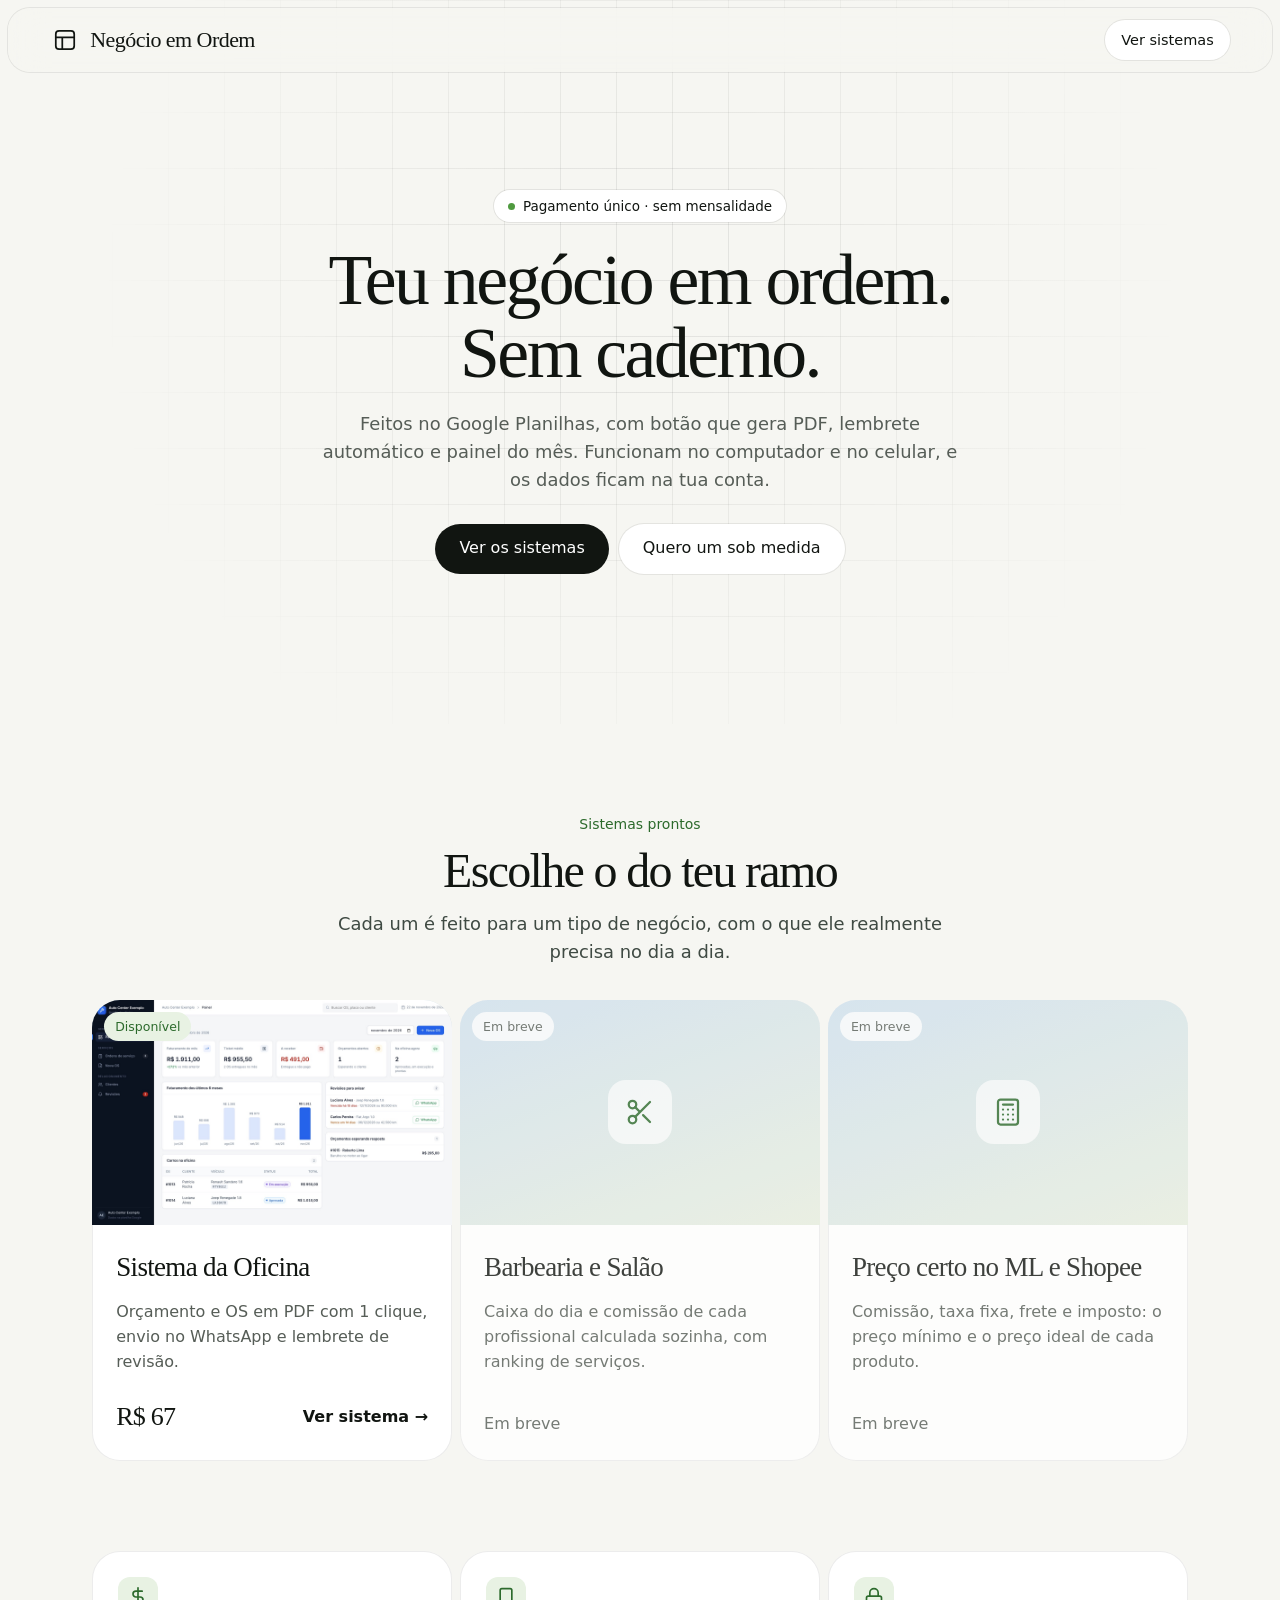
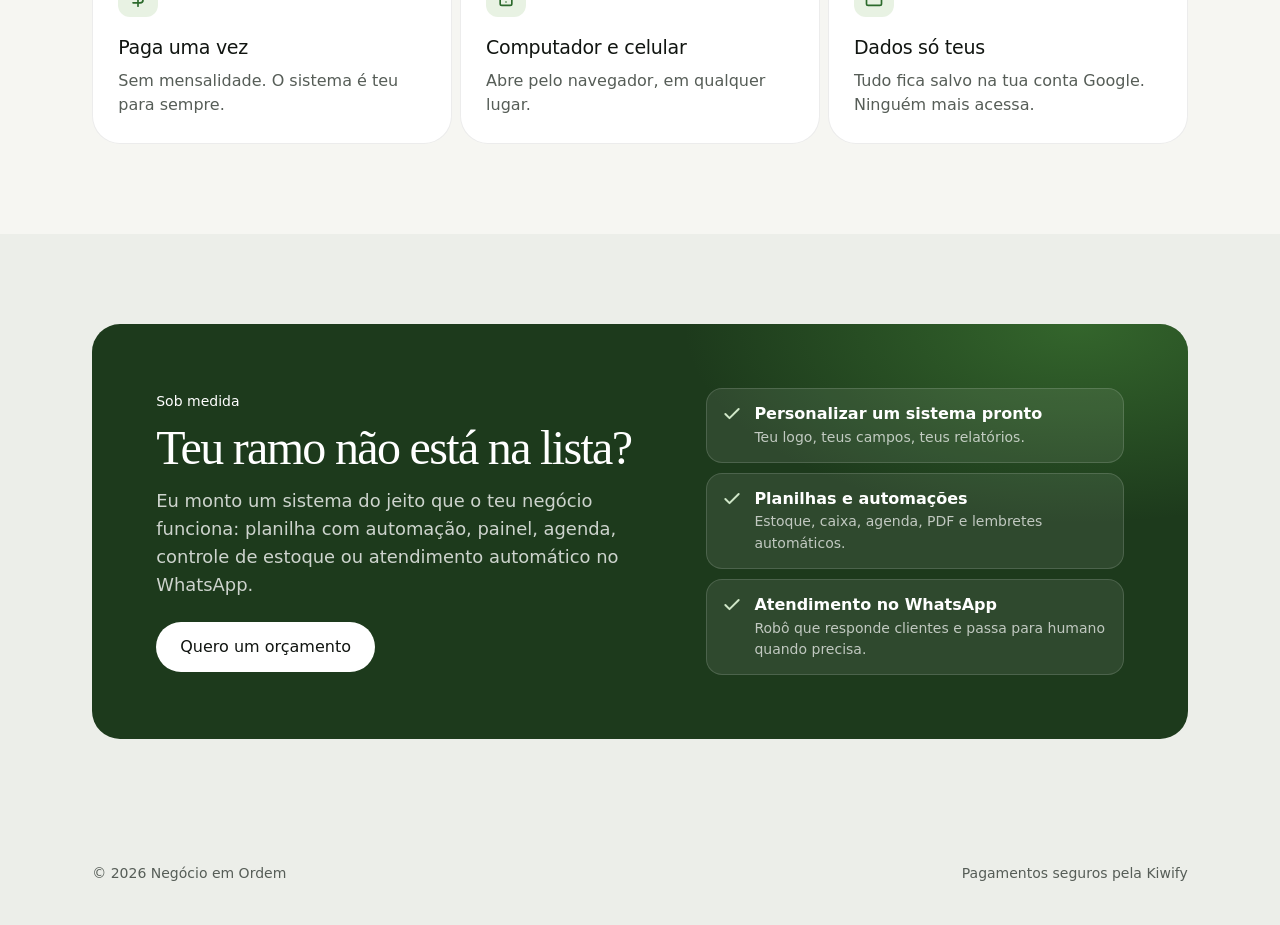
<file: index.html>
<!doctype html>
<html lang="pt-BR">
<head>
<meta charset="utf-8">
<meta http-equiv="Content-Security-Policy" content="default-src 'self'; script-src 'self' 'unsafe-inline'; style-src 'self' 'unsafe-inline' https://fonts.googleapis.com; font-src https://fonts.gstatic.com; img-src 'self' data:; connect-src 'self'; object-src 'none'; base-uri 'self'; form-action 'none'; upgrade-insecure-requests">
<meta name="referrer" content="strict-origin-when-cross-origin">
<meta name="viewport" content="width=device-width,initial-scale=1">
<title>Negócio em Ordem: sistemas prontos em planilha para pequenos negócios</title>
<meta name="description" content="Sistemas simples no Google Planilhas para oficina, salão, barbearia e quem vende online. Pagamento único, sem mensalidade. E sistema sob medida para o teu negócio.">
<link rel="preconnect" href="https://fonts.googleapis.com">
<link href="https://fonts.googleapis.com/css2?family=Newsreader:ital,opsz,wght@0,6..72,400;1,6..72,400&family=Geist:wght@400..600&display=swap" rel="stylesheet">
<link rel="stylesheet" href="estilo.css">
</head>
<body>

<header class="topo"><div class="wrap">
  <a class="marca" href="./"><span class="logo"><svg viewBox="0 0 24 24" fill="none" stroke-width="1.6" stroke-linecap="round" stroke-linejoin="round"><rect x="3.5" y="3.5" width="17" height="17" rx="3"/><path d="M3.5 9.5h17M9.5 20.5v-11"/></svg></span>Negócio em Ordem</a>
  <a class="btn btn-s btn-pq" href="#sistemas">Ver sistemas</a>
</div></header>

<section class="hero"><div class="wrap centro">
  <span class="tag"><i></i>Pagamento único · sem mensalidade</span>
  <h1>Teu negócio em ordem.<br>Sem caderno.</h1>
  <p class="sub">Feitos no Google Planilhas, com botão que gera PDF, lembrete automático e painel do mês. Funcionam no computador e no celular, e os dados ficam na tua conta.</p>
  <div class="acoes" style="justify-content:center">
    <a class="btn btn-p" href="#sistemas">Ver os sistemas</a>
    <a class="btn btn-s" href="#sob-medida">Quero um sob medida</a>
  </div>
</div></section>

<section class="claro" id="sistemas"><div class="wrap">
  <div class="centro" style="margin-bottom:34px">
    <div class="olho">Sistemas prontos</div>
    <h2>Escolhe o do teu ramo</h2>
    <p class="sub">Cada um é feito para um tipo de negócio, com o que ele realmente precisa no dia a dia.</p>
  </div>
  <div class="grade g3">
    <a class="card prod" href="oficina/">
      <div class="thumb"><span class="selo">Disponível</span><img src="oficina/img/oficina/painel.jpg" alt="Sistema da Oficina" loading="lazy"></div>
      <div class="corpo">
        <h3>Sistema da Oficina</h3>
        <p class="mut" style="margin:0">Orçamento e OS em PDF com 1 clique, envio no WhatsApp e lembrete de revisão.</p>
        <div class="rodape"><span class="preco">R$ 67</span><span style="color:var(--azul2);font-weight:700">Ver sistema →</span></div>
      </div>
    </a>
    <div class="card prod off">
      <div class="thumb"><span class="selo breve">Em breve</span><span class="ico"><svg viewBox="0 0 24 24" fill="none" stroke="currentColor" stroke-width="1.8" stroke-linecap="round" stroke-linejoin="round"><circle cx="6" cy="6" r="3"/><circle cx="6" cy="18" r="3"/><path d="M20 4 8.12 15.88M14.47 14.48 20 20M8.12 8.12 12 12"/></svg></span></div>
      <div class="corpo">
        <h3>Barbearia e Salão</h3>
        <p class="mut" style="margin:0">Caixa do dia e comissão de cada profissional calculada sozinha, com ranking de serviços.</p>
        <div class="rodape"><span class="mut">Em breve</span></div>
      </div>
    </div>
    <div class="card prod off">
      <div class="thumb"><span class="selo breve">Em breve</span><span class="ico"><svg viewBox="0 0 24 24" fill="none" stroke="currentColor" stroke-width="1.8" stroke-linecap="round" stroke-linejoin="round"><rect x="4" y="2" width="16" height="20" rx="2"/><path d="M8 6h8M8 10h.01M12 10h.01M16 10h.01M8 14h.01M12 14h.01M16 14h.01M8 18h.01M12 18h.01M16 18h.01"/></svg></span></div>
      <div class="corpo">
        <h3>Preço certo no ML e Shopee</h3>
        <p class="mut" style="margin:0">Comissão, taxa fixa, frete e imposto: o preço mínimo e o preço ideal de cada produto.</p>
        <div class="rodape"><span class="mut">Em breve</span></div>
      </div>
    </div>
  </div>
</div></section>

<section class="claro" style="padding-top:0"><div class="wrap">
  <div class="grade g3">
    <div class="card"><div class="ico"><svg viewBox="0 0 24 24" fill="none" stroke="currentColor" stroke-width="2" stroke-linecap="round" stroke-linejoin="round"><path d="M12 1v22M17 5H9.5a3.5 3.5 0 0 0 0 7h5a3.5 3.5 0 0 1 0 7H6"/></svg></div><h3>Paga uma vez</h3><p class="mut" style="margin:0">Sem mensalidade. O sistema é teu para sempre.</p></div>
    <div class="card"><div class="ico"><svg viewBox="0 0 24 24" fill="none" stroke="currentColor" stroke-width="2" stroke-linecap="round" stroke-linejoin="round"><rect x="5" y="2" width="14" height="20" rx="2"/><path d="M12 18h.01"/></svg></div><h3>Computador e celular</h3><p class="mut" style="margin:0">Abre pelo navegador, em qualquer lugar.</p></div>
    <div class="card"><div class="ico"><svg viewBox="0 0 24 24" fill="none" stroke="currentColor" stroke-width="2" stroke-linecap="round" stroke-linejoin="round"><rect x="3" y="11" width="18" height="11" rx="2"/><path d="M7 11V7a5 5 0 0 1 10 0v4"/></svg></div><h3>Dados só teus</h3><p class="mut" style="margin:0">Tudo fica salvo na tua conta Google. Ninguém mais acessa.</p></div>
  </div>
</div></section>

<section id="sob-medida"><div class="wrap">
  <div class="sob">
    <div>
      <div class="olho" style="color:var(--hl)">Sob medida</div>
      <h2>Teu ramo não está na lista?</h2>
      <p class="sub" style="margin-bottom:24px">Eu monto um sistema do jeito que o teu negócio funciona: planilha com automação, painel, agenda, controle de estoque ou atendimento automático no WhatsApp.</p>
      <a class="btn btn-p" id="btn-sob" href="#">Quero um orçamento</a>
    </div>
    <ul class="lista">
      <li><svg viewBox="0 0 24 24" fill="none" stroke="currentColor" stroke-width="2.4" stroke-linecap="round" stroke-linejoin="round"><path d="M20 6 9 17l-5-5"/></svg><div><b>Personalizar um sistema pronto</b><div class="mut" style="font-size:14px">Teu logo, teus campos, teus relatórios.</div></div></li>
      <li><svg viewBox="0 0 24 24" fill="none" stroke="currentColor" stroke-width="2.4" stroke-linecap="round" stroke-linejoin="round"><path d="M20 6 9 17l-5-5"/></svg><div><b>Planilhas e automações</b><div class="mut" style="font-size:14px">Estoque, caixa, agenda, PDF e lembretes automáticos.</div></div></li>
      <li><svg viewBox="0 0 24 24" fill="none" stroke="currentColor" stroke-width="2.4" stroke-linecap="round" stroke-linejoin="round"><path d="M20 6 9 17l-5-5"/></svg><div><b>Atendimento no WhatsApp</b><div class="mut" style="font-size:14px">Robô que responde clientes e passa para humano quando precisa.</div></div></li>
    </ul>
  </div>
</div></section>

<footer><div class="wrap">
  <span>© 2026 Negócio em Ordem</span>
  <span>Pagamentos seguros pela Kiwify</span>
</div></footer>

<script>
/* === CONFIGURAÇÃO: link do botão "Quero um orçamento" (WhatsApp, Instagram ou formulário) === */
var CONTATO_SOB_MEDIDA = "";
var b = document.getElementById('btn-sob');
if (CONTATO_SOB_MEDIDA) { b.href = CONTATO_SOB_MEDIDA; b.target = '_blank'; }
else { b.addEventListener('click', function (e) { e.preventDefault(); alert('Contato ainda não configurado.'); }); }
</script>
</body>
</html>
</file>
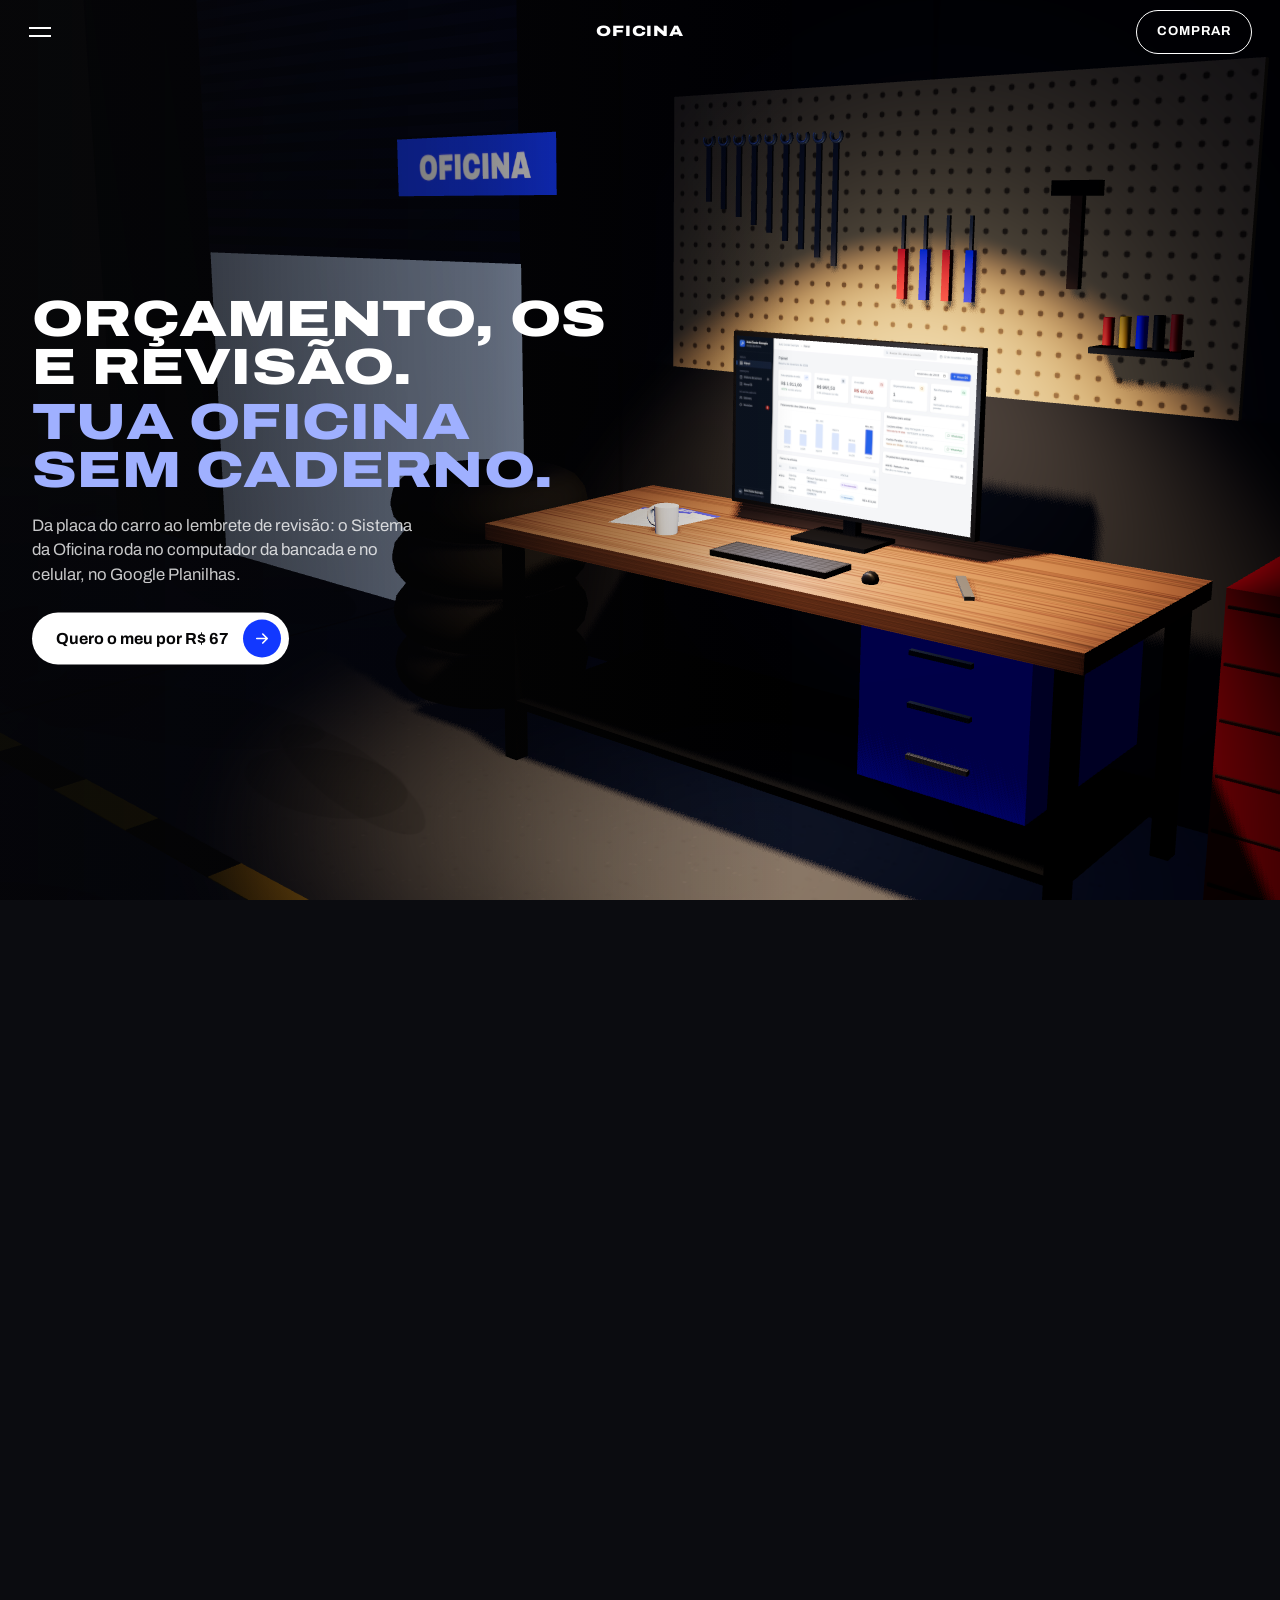
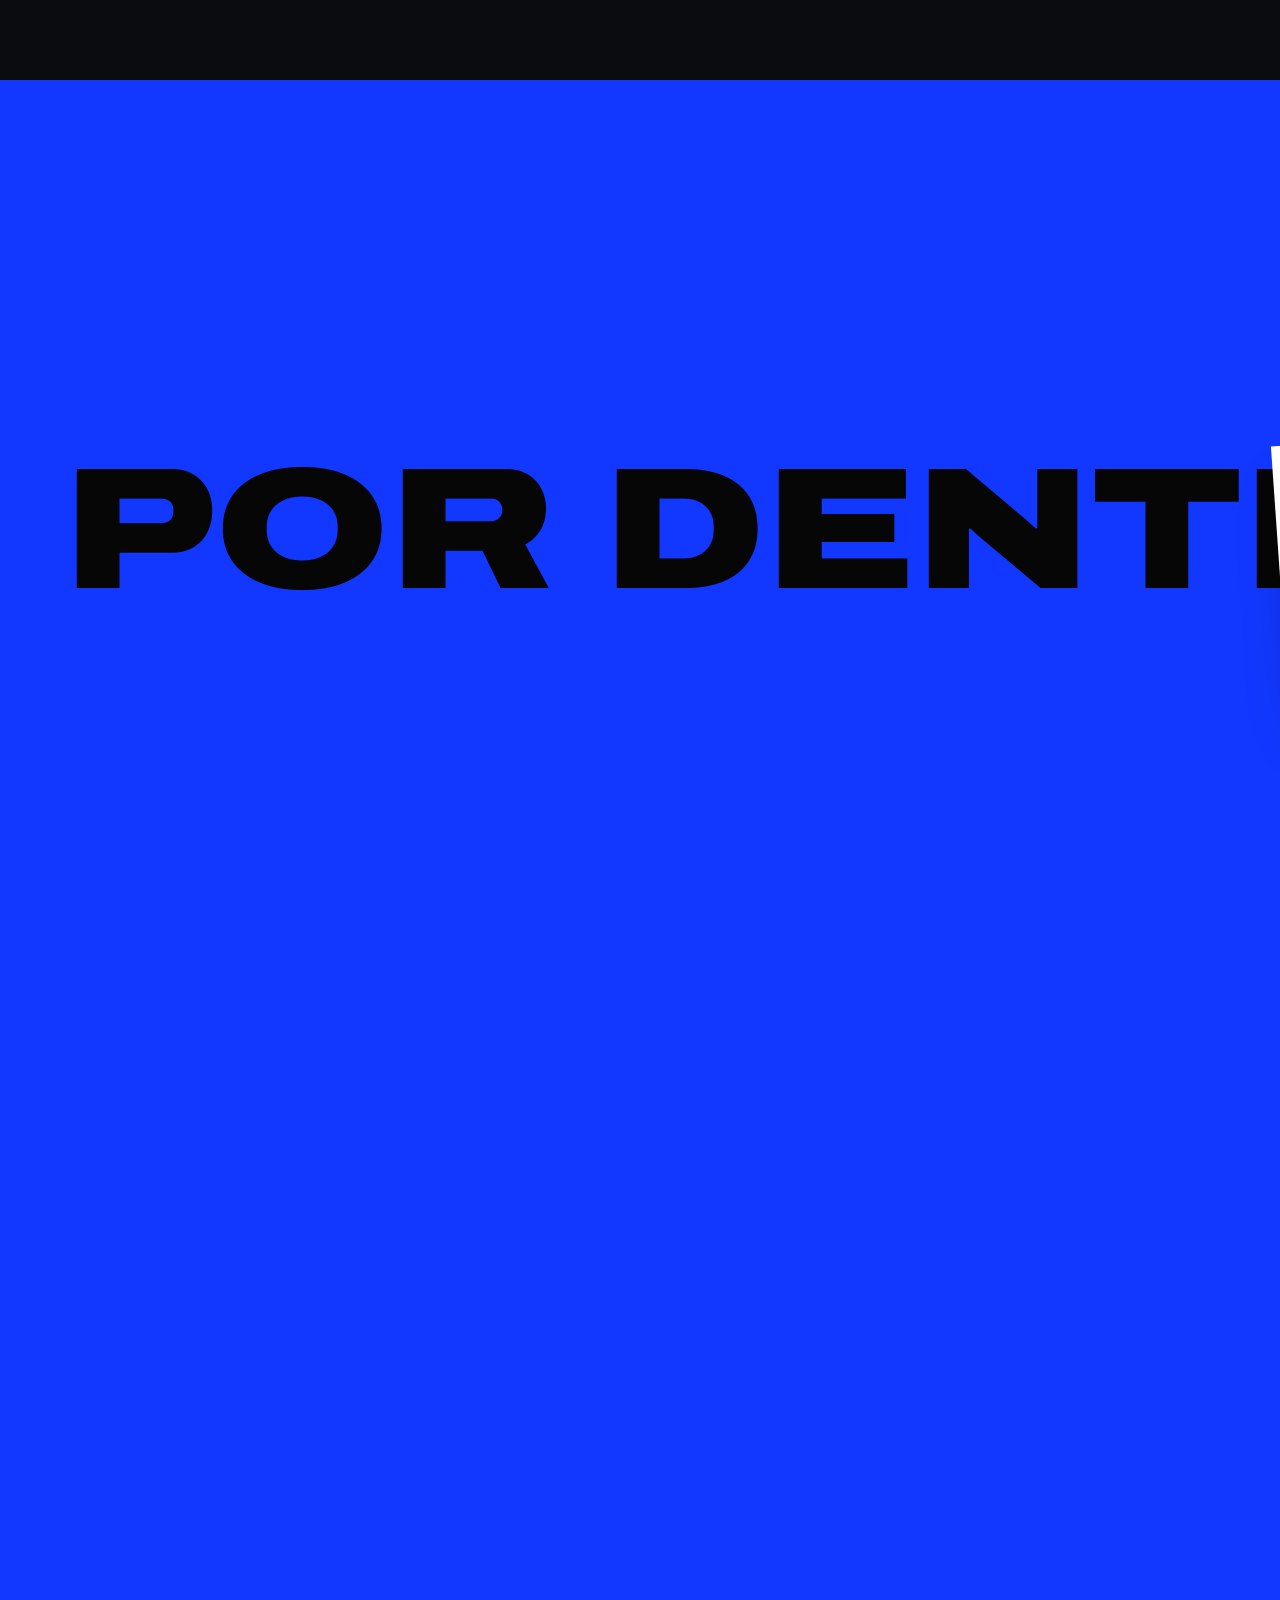
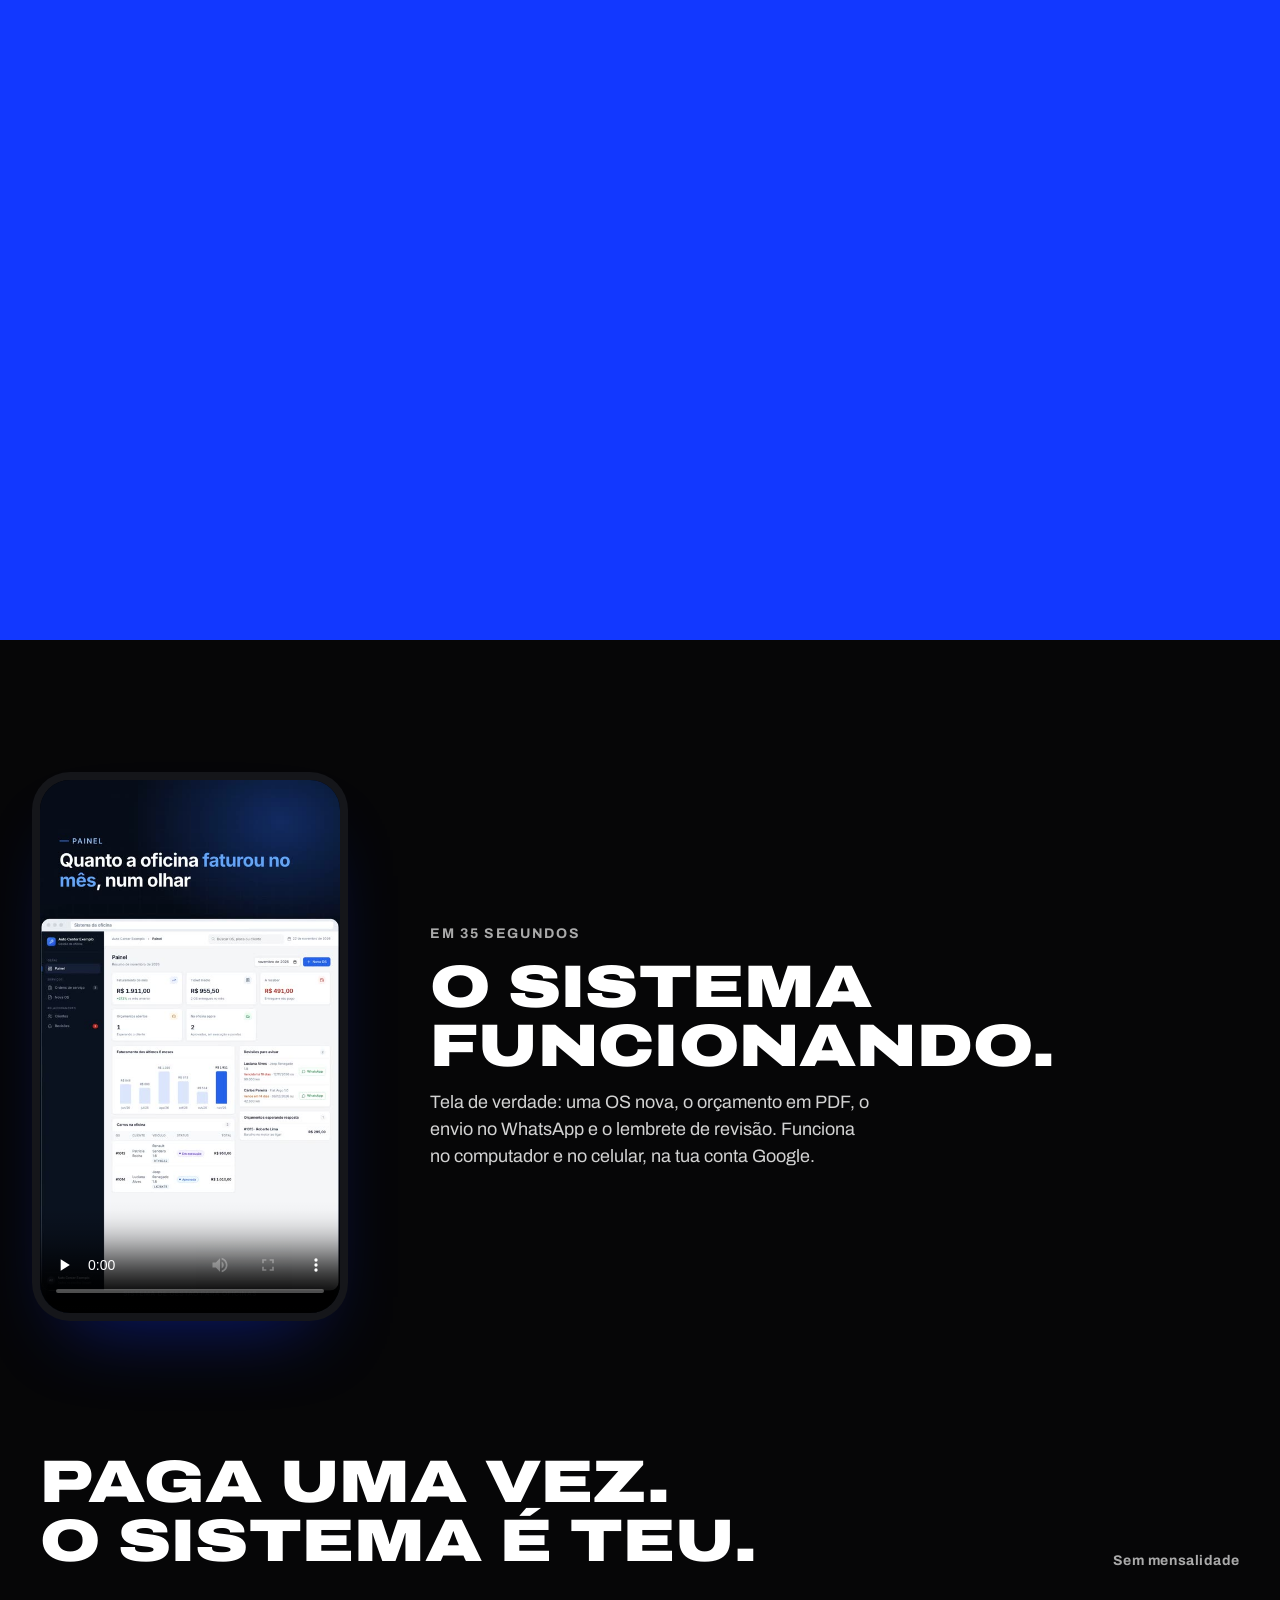
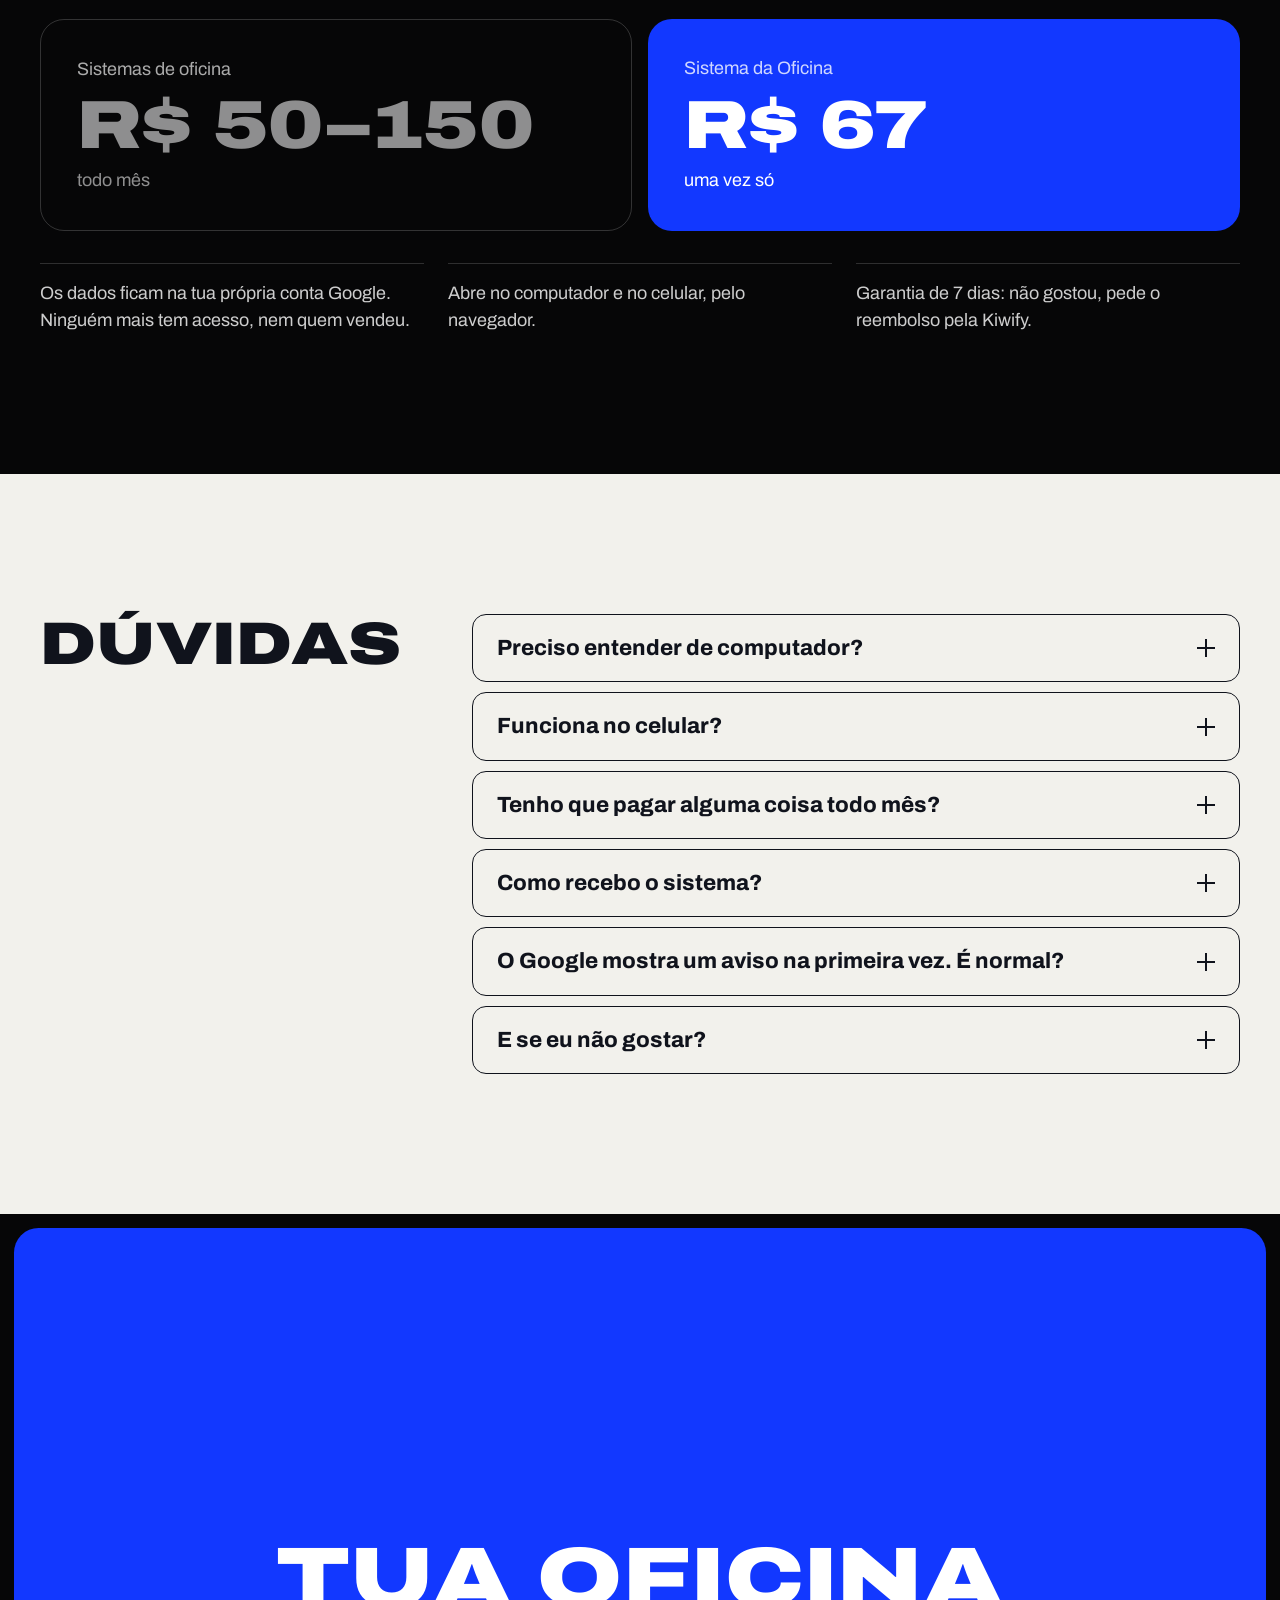
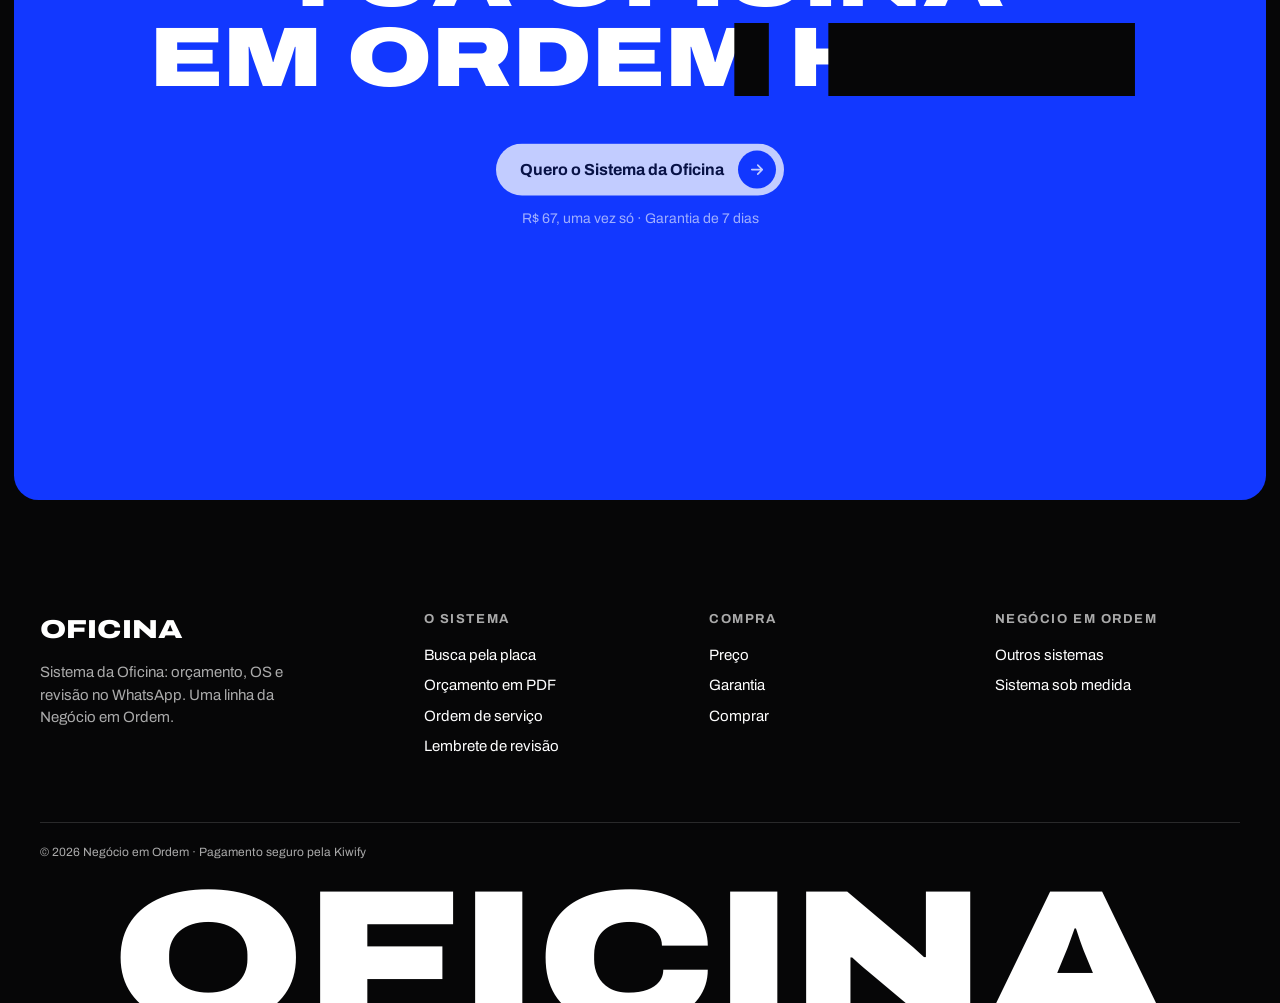
<file: oficina/index.html>
<!doctype html>
<html lang="pt-BR">
<head>
  <meta charset="utf-8">
  <meta name="viewport" content="width=device-width, initial-scale=1, viewport-fit=cover">
  <title>Sistema da Oficina · Orçamento em PDF, OS e revisão no WhatsApp</title>
  <meta name="description" content="Sistema simples para oficina mecânica: orçamento e OS em PDF com 1 clique, envio no WhatsApp, lembrete de revisão e painel do mês. R$ 67, pagamento único, sem mensalidade.">
  <meta property="og:title" content="Sistema da Oficina: tua oficina sem caderno">
  <meta property="og:description" content="Orçamento em PDF, OS, WhatsApp e lembrete de revisão. R$ 67, uma vez só.">
  <meta http-equiv="Content-Security-Policy" content="default-src 'self'; script-src 'self' 'unsafe-inline' 'wasm-unsafe-eval'; worker-src 'self' blob:; style-src 'self' 'unsafe-inline'; font-src 'self'; img-src 'self' data: blob:; media-src 'self'; connect-src 'self' data: blob:; object-src 'none'; base-uri 'self'; form-action 'none'; upgrade-insecure-requests">
  <meta name="referrer" content="strict-origin-when-cross-origin">
  <meta name="theme-color" content="#1238ff">
  <link rel="icon" href="./favicon.svg" type="image/svg+xml">
  <script type="module" crossorigin src="./assets/index-DXixo3hP.js"></script>
  <link rel="stylesheet" crossorigin href="./assets/index-BFYhTrAu.css">
</head>
<body>
  <a class="pular" href="#servicos">Pular para o que o sistema faz</a>

  <header class="nav" data-tema="azul">
    <button class="nav__menu" type="button" aria-expanded="false" aria-controls="menu"><span class="sr">Abrir o menu</span><i></i><i></i></button>
    <a class="nav__logo larga" href="#inicio" aria-label="Sistema da Oficina, voltar ao início">Oficina</a>
    <a class="nav__cta" href="#comprar">Comprar</a>
  </header>

  <nav class="menu" id="menu" aria-label="Menu" hidden>
    <ul class="menu__lista">
      <li><a href="#servicos">O sistema</a></li>
      <li><a href="#trabalhos">Por dentro</a></li>
      <li><a href="#video">Vídeo</a></li>
      <li><a href="#preco">Preço</a></li>
      <li><a href="#duvidas">Dúvidas</a></li>
      <li><a href="#comprar">Comprar</a></li>
    </ul>
    <p class="menu__pe">R$ 67, uma vez só · Garantia de 7 dias · Pagamento pela Kiwify</p>
  </nav>

  <main>
    <!-- Cena da mesa: bancada de oficina em 3D; o computador mostra cada tela do sistema (src/mesa/mesa.js) -->
    <section class="mesa" id="inicio" aria-label="Início">
      <div class="mesa__fixa">
        <canvas class="mesa__tela" aria-hidden="true"></canvas>
        <div class="mesa__abre">
          <h1 class="larga"><span>Orçamento, OS</span> <span>e revisão.</span> <span>Tua oficina</span> <span>sem caderno.</span></h1>
          <p>Da placa do carro ao lembrete de revisão: o Sistema da Oficina roda no computador da bancada e no celular, no Google Planilhas.</p>
          <a class="botao botao--claro" href="#comprar"><span>Quero o meu por R$ 67</span><i class="botao__seta" aria-hidden="true"></i></a>
        </div>
        <p class="mesa__passo" aria-hidden="true"></p>
        <div class="mesa__barra" aria-hidden="true"></div>
        <svg class="mesa__fio" aria-hidden="true"><path d=""/><circle r="5" cx="-20" cy="-20"/></svg>
        <div class="mesa__cartao" aria-hidden="true"><div class="mesa__n"></div><h3 class="larga"></h3><p></p><span class="mesa__tag"></span></div>
        <ol class="mesa__lista sr" id="servicos" aria-label="O que o sistema faz">
          <li><h3>Busca pela placa</h3><p>Digita a placa e o cliente aparece, com o carro e todo o histórico de serviços.</p></li>
          <li><h3>Orçamento em PDF</h3><p>Peças e mão de obra somam sozinhas. O PDF sai com o nome da tua oficina.</p></li>
          <li><h3>Direto no WhatsApp</h3><p>Um botão abre a conversa com o cliente, e a mensagem com o orçamento já vem escrita.</p></li>
          <li><h3>Ordem de serviço</h3><p>Do orçamento à entrega: aprovado, em serviço, pronto e entregue. Tu sabes onde está cada carro.</p></li>
          <li><h3>Painel do mês</h3><p>Faturamento, ticket médio, quanto falta receber e os carros que estão na oficina.</p></li>
          <li><h3>Lembrete de revisão</h3><p>A próxima troca de óleo por data e por KM. Quando estiver perto de vencer, o sistema avisa.</p></li>
        </ol>
      </div>
    </section>

    <section class="secao trabalhos" id="trabalhos" data-cena aria-labelledby="trabalhos-titulo">
      <div class="trabalhos__fixa">
        <p class="trabalhos__palavra larga" aria-hidden="true">Por dentro</p>
        <h2 class="trabalhos__titulo larga" id="trabalhos-titulo">As telas<br>do sistema.</h2>
        <ul class="trabalhos__trilho">
          <li class="carta"><figure><div class="carta__foto" data-foto="oficina/painel.jpg"></div><figcaption><b>Painel</b><span>Faturamento e revisões</span></figcaption></figure></li>
          <li class="carta"><figure><div class="carta__foto" data-foto="oficina/nova.jpg"></div><figcaption><b>Nova OS</b><span>Placa, peças e mão de obra</span></figcaption></figure></li>
          <li class="carta"><figure><div class="carta__foto" data-foto="oficina/pdf.jpg"></div><figcaption><b>Orçamento</b><span>PDF e WhatsApp</span></figcaption></figure></li>
          <li class="carta"><figure><div class="carta__foto" data-foto="oficina/os.jpg"></div><figcaption><b>Ordens de serviço</b><span>Status de cada carro</span></figcaption></figure></li>
          <li class="carta"><figure><div class="carta__foto" data-foto="oficina/clientes.jpg"></div><figcaption><b>Clientes</b><span>Histórico por placa</span></figcaption></figure></li>
          <li class="carta"><figure><div class="carta__foto" data-foto="oficina/revisoes.jpg"></div><figcaption><b>Revisões</b><span>Lembrete no WhatsApp</span></figcaption></figure></li>
        </ul>
        <a class="botao botao--escuro trabalhos__mais" href="#video"><span>Ver funcionando</span><i class="botao__seta" aria-hidden="true"></i></a>
      </div>
    </section>

    <section class="secao video" id="video" aria-labelledby="video-titulo">
      <div class="video__grade">
        <div class="video__tela"><video src="./video.mp4" poster="./img/oficina/video-capa.jpg" controls playsinline preload="none"></video></div>
        <div class="video__legenda">
          <p class="estudio__rotulo">Em 35 segundos</p>
          <h2 class="estudio__titulo larga" id="video-titulo">O sistema<br>funcionando.</h2>
          <p class="estudio__texto">Tela de verdade: uma OS nova, o orçamento em PDF, o envio no WhatsApp e o lembrete de revisão. Funciona no computador e no celular, na tua conta Google.</p>
        </div>
      </div>
    </section>

    <section class="secao preco" id="preco" aria-labelledby="preco-titulo">
      <div class="preco__topo">
        <h2 class="parede__titulo larga" id="preco-titulo">Paga uma vez.<br>O sistema é teu.</h2>
        <p class="parede__nota">Sem mensalidade</p>
      </div>
      <div class="preco__grade">
        <div class="preco__card preco__card--eles"><p>Sistemas de oficina</p><b class="larga">R$ 50–150</b><span>todo mês</span></div>
        <div class="preco__card preco__card--nos"><p>Sistema da Oficina</p><b class="larga">R$ 67</b><span>uma vez só</span></div>
      </div>
      <ul class="preco__lista">
        <li>Os dados ficam na tua própria conta Google. Ninguém mais tem acesso, nem quem vendeu.</li>
        <li>Abre no computador e no celular, pelo navegador.</li>
        <li>Garantia de 7 dias: não gostou, pede o reembolso pela Kiwify.</li>
      </ul>
    </section>

    <section class="secao duvidas fundo-claro" id="duvidas" aria-labelledby="duvidas-titulo">
      <h2 class="duvidas__titulo larga" id="duvidas-titulo">Dúvidas</h2>
      <div class="duvidas__lista">
        <details class="duvida"><summary><span>Preciso entender de computador?</span><i aria-hidden="true"></i></summary><div class="duvida__resposta"><p>Não. Se tu usas WhatsApp, tu consegues usar o sistema.</p></div></details>
        <details class="duvida"><summary><span>Funciona no celular?</span><i aria-hidden="true"></i></summary><div class="duvida__resposta"><p>Sim. Tu abres pelo link no navegador do celular e dá para salvar como atalho na tela inicial.</p></div></details>
        <details class="duvida"><summary><span>Tenho que pagar alguma coisa todo mês?</span><i aria-hidden="true"></i></summary><div class="duvida__resposta"><p>Não. Só precisa de uma conta Google, que é gratuita.</p></div></details>
        <details class="duvida"><summary><span>Como recebo o sistema?</span><i aria-hidden="true"></i></summary><div class="duvida__resposta"><p>Logo depois do pagamento chega um link no teu e-mail. Tu clicas em "Fazer uma cópia", o sistema vai para a tua conta Google e é só colocar o nome, o endereço e o telefone da oficina.</p></div></details>
        <details class="duvida"><summary><span>O Google mostra um aviso na primeira vez. É normal?</span><i aria-hidden="true"></i></summary><div class="duvida__resposta"><p>É. Como o sistema roda só na tua conta, o Google pede a tua autorização uma vez. O passo a passo mostra onde clicar.</p></div></details>
        <details class="duvida"><summary><span>E se eu não gostar?</span><i aria-hidden="true"></i></summary><div class="duvida__resposta"><p>Tu tens 7 dias de garantia. Pede o reembolso pela própria Kiwify, sem perguntas.</p></div></details>
      </div>
    </section>

    <section class="fecho" id="comprar" data-fecho aria-labelledby="fecho-titulo">
      <div class="fecho__card">
        <h2 class="fecho__titulo larga" id="fecho-titulo"><span>Tua oficina</span> <span>em ordem</span> <span>hoje.</span></h2>
        <div class="fecho__acoes">
          <a class="botao botao--claro" href="#comprar" data-checkout><span>Quero o Sistema da Oficina</span><i class="botao__seta" aria-hidden="true"></i></a>
          <p>R$ 67, uma vez só · Garantia de 7 dias</p>
        </div>
      </div>
    </section>
  </main>

  <footer class="secao rodape">
    <div class="rodape__grade">
      <div class="rodape__marca">
        <p class="larga">Oficina</p>
        <p>Sistema da Oficina: orçamento, OS e revisão no WhatsApp. Uma linha da Negócio em Ordem.</p>
      </div>
      <div><h3>O sistema</h3><ul><li><a href="#servicos">Busca pela placa</a></li><li><a href="#servicos">Orçamento em PDF</a></li><li><a href="#servicos">Ordem de serviço</a></li><li><a href="#servicos">Lembrete de revisão</a></li></ul></div>
      <div><h3>Compra</h3><ul><li><a href="#preco">Preço</a></li><li><a href="#duvidas">Garantia</a></li><li><a href="#comprar">Comprar</a></li></ul></div>
      <div><h3>Negócio em Ordem</h3><ul><li><a href="../">Outros sistemas</a></li><li><a href="../#sob-medida">Sistema sob medida</a></li></ul></div>
    </div>
    <div class="rodape__fim">
      <p>© 2026 Negócio em Ordem · Pagamento seguro pela Kiwify</p>
    </div>
    <p class="rodape__nome larga" aria-hidden="true">Oficina</p>
  </footer>

  <script>
    /* === CONFIGURAÇÃO: cole aqui o link do checkout da Kiwify quando o produto for criado === */
    window.CHECKOUT = "https://pay.kiwify.com.br/V57jU0e";
  </script>
</body>
</html>
</file>
<file: estilo.css>
/* Vitrine da marca Negócio em Ordem: mesma identidade da página da Oficina (modelo Prado, Profitize) */
:root{
  --pagina:#eceee9; --papel:#f6f6f2; --tinta:#111511; --tinta-2:#565d57; --tinta-3:#8a918b;
  --fio:rgba(17,21,17,.08); --fio-forte:rgba(17,21,17,.16);
  --verde-900:#1d3a1c; --verde-700:#2c6a2c; --verde-500:#4f9a3f; --verde-200:#cfe6c7; --verde-100:#e8f2e3;
  --serifa:'Newsreader',Georgia,serif; --sans:'Geist',system-ui,-apple-system,'Segoe UI',sans-serif;
  --ease:cubic-bezier(0.22,1,0.36,1); --margem:8px; --r-card:28px;
}
@media (max-width:760px){ :root{ --margem:6px; --r-card:22px; } }
*{box-sizing:border-box}
html{scroll-behavior:smooth;background:var(--pagina)}
body{margin:0;font-family:var(--sans);background:var(--pagina);color:var(--tinta);-webkit-font-smoothing:antialiased;line-height:1.55}
img,video{max-width:100%;height:auto;display:block}
a{color:inherit;text-decoration:none}
.wrap{max-width:1180px;margin:0 auto;padding:0 clamp(20px,3.3vw,48px)}
.hl{font-style:italic;color:var(--verde-700)}
.mut{color:var(--tinta-2)}
:focus-visible{outline:2px solid var(--verde-700);outline-offset:3px;border-radius:10px}

/* topo */
.topo{position:fixed;z-index:20;top:var(--margem);left:var(--margem);right:var(--margem);border-radius:22px;background:rgba(246,246,242,.72);-webkit-backdrop-filter:blur(18px) saturate(1.3);backdrop-filter:blur(18px) saturate(1.3);box-shadow:0 0 0 1px var(--fio)}
.topo .wrap{display:flex;align-items:center;justify-content:space-between;height:64px;gap:16px;max-width:none}
.marca{display:flex;align-items:center;gap:10px;font-family:var(--serifa);font-size:22px;letter-spacing:-.025em}
.logo{width:30px;height:30px;display:grid;place-items:center}
.logo svg{width:26px;height:26px;stroke:var(--tinta)}

/* botões em pílula */
.btn{position:relative;isolation:isolate;overflow:hidden;display:inline-flex;align-items:center;justify-content:center;gap:9px;height:50px;padding:0 24px;border-radius:999px;font-weight:500;font-size:16px;white-space:nowrap;border:0;cursor:pointer;transition:transform .32s var(--ease)}
.btn::before{content:'';position:absolute;z-index:-1;left:-10%;right:-10%;top:100%;height:140%;border-radius:50% 50% 0 0;transition:top .6s var(--ease)}
.btn:hover::before{top:-20%}
.btn:active{transform:scale(.97)}
.btn-p{background:var(--tinta);color:#fff}
.btn-p::before{background:var(--verde-900)}
.btn-s{background:#fff;color:var(--tinta);box-shadow:0 0 0 1px var(--fio)}
.btn-s::before{background:var(--verde-100)}
.btn-pq{height:40px;padding:0 16px;font-size:14.5px}

/* hero com o céu */
.hero{position:relative;overflow:hidden;padding:190px 0 150px;background:var(--papel)}
.hero::before{content:'';position:absolute;inset:0;background-image:linear-gradient(var(--fio) 1px,transparent 1px),linear-gradient(90deg,var(--fio) 1px,transparent 1px);background-size:56px 56px;mask-image:radial-gradient(circle at 50% 40%,#000 15%,transparent 70%)}
.hero::after{content:none}
.hero .wrap{position:relative;z-index:1}
.tag{display:inline-flex;align-items:center;gap:8px;height:32px;padding:0 14px;border-radius:999px;background:#fff;box-shadow:0 0 0 1px var(--fio);-webkit-backdrop-filter:blur(10px);backdrop-filter:blur(10px);font-size:13.5px;font-weight:500}
.tag i{width:7px;height:7px;border-radius:50%;background:var(--verde-500);display:inline-block}
h1,h2{font-family:var(--serifa);font-weight:400;letter-spacing:-.035em;line-height:1.02;margin:0}
h1{font-size:clamp(40px,5.6vw,92px);margin:22px 0 20px}
h2{font-size:clamp(32px,3.75vw,60px);margin-bottom:14px}
h3{font-size:19px;font-weight:500;letter-spacing:-.015em;margin:0 0 6px}
.sub{font-size:clamp(16px,1.4vw,19px);color:#3f4a43;max-width:640px;margin:0 0 30px}
.acoes{display:flex;gap:10px;flex-wrap:wrap;align-items:center}
.centro{text-align:center}
.centro .sub{margin-left:auto;margin-right:auto}
.olho{font-size:14px;color:var(--verde-700);font-weight:500;margin-bottom:12px}

section{padding:90px 0}
.claro{background:var(--papel)}
.grade{display:grid;gap:var(--margem)}
.g3{grid-template-columns:repeat(3,1fr)}
.card{background:#fff;border-radius:var(--r-card);padding:26px;box-shadow:inset 0 0 0 1px var(--fio)}
.ico{width:40px;height:40px;border-radius:12px;display:grid;place-items:center;background:var(--verde-100);color:var(--verde-700);margin-bottom:16px}
.ico svg{width:20px;height:20px}

/* produtos */
.prod{display:flex;flex-direction:column;padding:0;overflow:hidden;transition:transform .6s var(--ease),box-shadow .5s var(--ease)}
a.prod:hover{transform:translateY(-4px);box-shadow:inset 0 0 0 1px var(--fio-forte),0 24px 50px -24px rgba(17,21,17,.3)}
.prod .thumb{aspect-ratio:16/10;position:relative;overflow:hidden;display:grid;place-items:center;background:linear-gradient(160deg,#cfe0ee,#e7eedf)}
.prod .thumb img{width:100%;height:100%;object-fit:cover;object-position:top left}
.prod .thumb .ico{width:64px;height:64px;border-radius:18px;background:rgba(255,255,255,.7);color:var(--verde-700);margin:0}
.prod .thumb .ico svg{width:30px;height:30px}
.prod .corpo{padding:22px 24px 24px;display:flex;flex-direction:column;gap:6px;flex:1}
.prod h3{font-family:var(--serifa);font-weight:400;font-size:27px;letter-spacing:-.025em}
.prod .rodape{display:flex;justify-content:space-between;align-items:center;margin-top:auto;padding-top:16px}
.preco{font-family:var(--serifa);font-size:26px;letter-spacing:-.03em}
.selo{position:absolute;top:12px;left:12px;font-size:12.5px;font-weight:500;padding:5px 11px;border-radius:999px;background:var(--verde-100);color:var(--verde-700)}
.selo.breve{background:rgba(255,255,255,.8);color:var(--tinta-2)}
.prod.off{opacity:.8}

/* sob medida */
.sob{display:grid;grid-template-columns:1.1fr .9fr;gap:40px;align-items:center;background:var(--verde-900);color:#fff;border-radius:var(--r-card);padding:clamp(28px,5vw,64px);position:relative;isolation:isolate;overflow:hidden}
.sob::before{content:'';position:absolute;inset:0;z-index:-1;background:radial-gradient(60% 80% at 90% 0%,rgba(79,154,63,.45),transparent 60%)}
.sob .sub{color:rgba(255,255,255,.78)}
.sob .olho{color:var(--verde-200)}
.sob .btn-p{background:#fff;color:var(--tinta)}
.sob .btn-p::before{background:var(--verde-200)}
.lista{list-style:none;padding:0;margin:0;display:grid;gap:10px}
.lista li{display:flex;gap:12px;align-items:flex-start;background:rgba(255,255,255,.08);border-radius:16px;padding:14px 16px;box-shadow:inset 0 0 0 1px rgba(255,255,255,.14)}
.lista svg{flex:none;width:20px;height:20px;color:var(--verde-200);margin-top:2px}
.lista .mut{color:rgba(255,255,255,.7)}

footer{padding:34px 0 40px;color:var(--tinta-2);font-size:14px}
footer .wrap{display:flex;justify-content:space-between;gap:16px;flex-wrap:wrap}

@media (max-width:860px){
  .g3,.sob{grid-template-columns:1fr}
  section{padding:64px 0}
  .hero{padding:130px 0 100px}
}
.hero .sub{color:var(--tinta-2)}
/* sem véu */ .hero .wrap::before{display:none;content:'';position:absolute;z-index:-1;left:50%;top:40%;width:min(900px,100%);height:120%;transform:translate(-50%,-50%);background:radial-gradient(closest-side,rgba(236,240,238,.55),transparent);pointer-events:none}
</file>
<file: oficina/assets/index-BFYhTrAu.css>
@font-face{font-family:Archivo Variable;font-style:normal;font-display:swap;font-weight:100 900;font-stretch:62% 125%;src:url(./archivo-vietnamese-standard-normal-rJmnGBSt.woff2)format("woff2-variations");unicode-range:U+102-103,U+110-111,U+128-129,U+168-169,U+1A0-1A1,U+1AF-1B0,U+300-301,U+303-304,U+308-309,U+323,U+329,U+1EA0-1EF9,U+20AB}@font-face{font-family:Archivo Variable;font-style:normal;font-display:swap;font-weight:100 900;font-stretch:62% 125%;src:url(./archivo-latin-ext-standard-normal-7khWdh9v.woff2)format("woff2-variations");unicode-range:U+100-2BA,U+2BD-2C5,U+2C7-2CC,U+2CE-2D7,U+2DD-2FF,U+304,U+308,U+329,U+1D00-1DBF,U+1E00-1E9F,U+1EF2-1EFF,U+2020,U+20A0-20AB,U+20AD-20C0,U+2113,U+2C60-2C7F,U+A720-A7FF}@font-face{font-family:Archivo Variable;font-style:normal;font-display:swap;font-weight:100 900;font-stretch:62% 125%;src:url(./archivo-latin-standard-normal-DY7AcnAa.woff2)format("woff2-variations");unicode-range:U+??,U+131,U+152-153,U+2BB-2BC,U+2C6,U+2DA,U+2DC,U+304,U+308,U+329,U+2000-206F,U+20AC,U+2122,U+2191,U+2193,U+2212,U+2215,U+FEFF,U+FFFD}:root{--azul:#1238ff;--azul-fundo:#0e2ad6;--preto:#060607;--grafite:#15161a;--papel:#f2f1ec;--branco:#fff;--tinta:#10131c;--cinza:#5b6170;--cinza-claro:#ffffffa8;--fonte:"Archivo Variable", "Archivo", system-ui, sans-serif;--larga:125%;--u:min(100vw / 1456, 100svh / 840);--su:min(1px, 100vw / 1280);--s-h2:calc(60 * var(--su));--s-h2-fecho:calc(78 * var(--su));--s-h3:calc(22 * var(--su));--s-corpo:calc(18 * var(--su));--s-pequeno:calc(14 * var(--su));--s-folga:calc(140 * var(--su));--s-titulo-conteudo:calc(48 * var(--su));--borda:calc(32 * var(--su));--largura:min(1200px, calc(100vw - 2 * var(--borda)));--curva:cubic-bezier(.16, 1, .3, 1);--rapido:.22s}@media (width<=1023px),(aspect-ratio<=4/5){:root{--u:min(100vw / 390, 100svh / 844);--su:min(1px, 100vw / 390);--s-h2:calc(36 * var(--su));--s-h2-fecho:calc(42 * var(--su));--s-h3:calc(19 * var(--su));--s-corpo:calc(16 * var(--su));--s-pequeno:calc(13 * var(--su));--s-folga:calc(88 * var(--su));--s-titulo-conteudo:calc(30 * var(--su));--borda:calc(20 * var(--su));--larga:104%}}*,:before,:after{box-sizing:border-box}*{margin:0;padding:0}html{-webkit-text-size-adjust:100%;scrollbar-width:none;-webkit-tap-highlight-color:transparent}html,body{overscroll-behavior-x:none;overflow-x:clip}html::-webkit-scrollbar{display:none}html.lenis,html.lenis body{height:auto}.lenis.lenis-smooth{scroll-behavior:auto!important}.lenis.lenis-stopped{overflow:clip}body{background:var(--preto);color:var(--branco);font-family:var(--fonte);font-size:var(--s-corpo);-webkit-font-smoothing:antialiased;text-rendering:optimizelegibility;line-height:1.5}img,svg,canvas{max-width:100%;display:block}a{color:inherit;text-decoration:none}button{font:inherit;color:inherit;cursor:pointer;background:0 0;border:0}ul,ol{list-style:none}.larga{font-stretch:var(--larga);text-transform:uppercase;letter-spacing:.005em;font-weight:850}.sr{clip-path:inset(50%);white-space:nowrap;width:1px;height:1px;position:absolute;overflow:hidden}.pular{z-index:100;background:var(--branco);color:var(--preto);transition:transform var(--rapido) var(--curva);border-radius:999px;padding:12px 18px;font-weight:700;position:fixed;top:16px;left:16px;transform:translateY(-160%)}.pular:focus-visible{transform:none}:focus-visible{outline:2px solid var(--branco);outline-offset:4px;border-radius:4px}.fundo-claro :focus-visible{outline-color:var(--azul)}.ln{margin:-.12em 0 -.22em;padding:.12em 0 .22em}.sbar{z-index:60;pointer-events:none;mix-blend-mode:difference;width:10px;position:fixed;top:6px;bottom:6px;right:3px}.sbar__thumb{opacity:0;width:3px;transition:opacity .5s, width .25s var(--curva);pointer-events:auto;cursor:grab;background:#fff9;border-radius:3px;position:absolute;right:0}.sbar.is-on .sbar__thumb{opacity:1}.sbar.is-none{display:none}.sbar.is-drag .sbar__thumb{cursor:grabbing}@media (hover:hover){.sbar__thumb:hover,.sbar.is-drag .sbar__thumb{opacity:1;width:6px}}.palco{z-index:3;pointer-events:none;width:100%;height:100lvh;position:fixed;top:0;left:0}.secao{z-index:4;position:relative}@media (prefers-reduced-motion:reduce){*,:before,:after{transition:none!important;animation:none!important}}.nav{z-index:50;height:calc(72 * var(--u));min-height:60px;padding:0 calc(32 * var(--u));color:var(--branco);transition:color .35s var(--curva);grid-template-columns:1fr auto 1fr;align-items:center;display:grid;position:fixed;inset:0 0 auto}.nav[data-tema=claro]{color:var(--tinta)}.nav__menu{width:44px;height:44px;transition:background-color var(--rapido) var(--curva);border-radius:999px;place-content:center;justify-self:start;gap:6px;margin-left:-10px;display:grid}.nav__menu i{width:22px;height:2px;transition:transform .4s var(--curva);background:currentColor;display:block}.nav__menu[aria-expanded=true] i:first-of-type{transform:translateY(4px)rotate(45deg)}.nav__menu[aria-expanded=true] i:last-of-type{transform:translateY(-4px)rotate(-45deg)}.nav__logo{letter-spacing:.06em;padding:13px 8px;font-size:15px}.nav__cta{letter-spacing:.08em;text-transform:uppercase;height:44px;transition:background-color var(--rapido) var(--curva), color var(--rapido) var(--curva), transform .15s;border:1.5px solid;border-radius:999px;justify-self:end;align-items:center;padding:0 20px;font-size:13px;font-weight:700;display:inline-flex}@media (hover:hover){.nav__menu:hover{background:color-mix(in srgb, currentColor 14%, transparent)}.nav__cta:hover{background:var(--branco);color:var(--azul);border-color:var(--branco)}.nav[data-tema=claro] .nav__cta:hover{background:var(--tinta);color:var(--papel);border-color:var(--tinta)}.nav__logo:hover{opacity:.7}}.nav__cta:active,.nav__menu:active{transform:scale(.96)}.menu{z-index:45;background:var(--preto);color:var(--branco);padding:calc(100 * var(--u)) calc(64 * var(--u)) calc(56 * var(--u));clip-path:inset(0 0 100%);transition:clip-path .7s var(--curva);align-content:center;display:grid;position:fixed;inset:0}.menu[hidden]{visibility:hidden;display:grid}.menu.is-aberto{clip-path:inset(0);visibility:visible}.menu__lista{gap:calc(6 * var(--u));display:grid}.menu__lista a{font-stretch:var(--larga);text-transform:uppercase;font-weight:850;font-size:clamp(36px, calc(76 * var(--u)), 92px);transition:color var(--rapido) var(--curva), transform .45s var(--curva);padding:.06em 0;line-height:1;display:inline-block}.menu__pe{margin-top:calc(48 * var(--u));color:var(--cinza-claro);font-size:15px}.menu__pe a{text-underline-offset:3px;text-decoration:underline}@media (hover:hover){.menu__lista a:hover{color:var(--azul);transform:translate(14px)}}@media (width<=1023px),(aspect-ratio<=4/5){.menu{padding:96px var(--borda) 40px}.menu__lista a{font-size:calc(40 * var(--u))}}.botao{--b-fundo:var(--branco);--b-texto:var(--preto);--b-seta:var(--azul);background:var(--b-fundo);height:52px;color:var(--b-texto);white-space:nowrap;transition:background-color var(--rapido) var(--curva), color var(--rapido) var(--curva), transform .15s var(--curva);border-radius:999px;align-items:center;gap:14px;padding:0 8px 0 24px;font-size:16px;font-weight:700;display:inline-flex}.botao--escuro{--b-fundo:var(--preto);--b-texto:var(--branco);--b-seta:var(--azul)}.botao__seta{background:var(--b-seta);border-radius:999px;flex:none;width:38px;height:38px;position:relative;overflow:hidden}.botao__seta:before,.botao__seta:after{content:"";background:var(--branco);transition:transform .45s var(--curva);position:absolute;inset:0;-webkit-mask:url("data:image/svg+xml,%3Csvg xmlns='http://www.w3.org/2000/svg' viewBox='0 0 24 24'%3E%3Cpath d='M5 12h13M13 6l6 6-6 6' fill='none' stroke='%23000' stroke-width='2.2' stroke-linecap='round' stroke-linejoin='round'/%3E%3C/svg%3E") 50%/18px no-repeat;mask:url("data:image/svg+xml,%3Csvg xmlns='http://www.w3.org/2000/svg' viewBox='0 0 24 24'%3E%3Cpath d='M5 12h13M13 6l6 6-6 6' fill='none' stroke='%23000' stroke-width='2.2' stroke-linecap='round' stroke-linejoin='round'/%3E%3C/svg%3E") 50%/18px no-repeat}.botao__seta:after{transform:translate(-100%)}@media (hover:hover){.botao:hover .botao__seta:before{transform:translate(100%)}.botao:hover .botao__seta:after{transform:translate(0)}.botao--claro:hover{--b-fundo:#e9ecff}.botao--escuro:hover{--b-fundo:#1b1c21}}.botao:active{transform:scale(.98)}[data-foto]{background:#23252b 50%/cover no-repeat}.trabalhos{background:var(--azul);height:240svh}.trabalhos__fixa{align-items:center;height:100svh;display:flex;position:sticky;top:0;overflow:hidden}.trabalhos__palavra{text-align:center;color:var(--preto);white-space:nowrap;pointer-events:none;font-size:12.3457vw;font-weight:900;line-height:.8;position:absolute;top:50%;left:0;right:0;translate:0 -50%}.trabalhos__titulo{left:var(--borda);top:calc(110 * var(--u));font-size:calc(38 * var(--u));color:var(--branco);z-index:2;font-weight:900;line-height:1;position:absolute}.trabalhos__trilho{align-items:center;gap:calc(56 * var(--u));margin-top:calc(90 * var(--u));padding:0 calc(120 * var(--u)) 0 100vw;will-change:transform;flex:none;display:flex;position:relative}.carta{width:calc(270 * var(--u));transform:rotate(var(--r,-4deg)) translateY(var(--dy,0));flex:none}.carta:nth-child(2n){--r:3deg;--dy:calc(36 * var(--u))}.carta:nth-child(3n){--r:-2deg;--dy:calc(-24 * var(--u))}.carta figure{background:var(--branco);color:var(--tinta);padding:calc(12 * var(--u)) calc(12 * var(--u)) calc(16 * var(--u));box-shadow:0 30px 60px -30px #0000008c}.carta__foto{aspect-ratio:4/5}.carta figcaption{margin-top:calc(12 * var(--u));font-size:calc(15 * var(--u));justify-content:space-between;gap:12px;line-height:1.2;display:flex}.carta figcaption b{font-weight:800}.carta figcaption span{color:var(--cinza);text-align:right}.trabalhos__mais{left:var(--borda);bottom:calc(44 * var(--u));z-index:2;position:absolute}.estudio{background:var(--preto);height:100svh;min-height:560px;overflow:hidden}.estudio__foto{position:absolute;inset:0;transform:scale(1.08)}.estudio:after{content:"";pointer-events:none;background:linear-gradient(#0000 45%,#060607db);position:absolute;inset:0}.estudio__legenda{left:var(--borda);bottom:calc(56 * var(--su));z-index:2;gap:calc(14 * var(--su));max-width:calc(820 * var(--su));display:grid;position:absolute}.estudio__rotulo{font-size:var(--s-pequeno);letter-spacing:.12em;text-transform:uppercase;color:var(--cinza-claro);font-weight:700}.estudio__titulo{font-size:var(--s-h2);font-weight:900;line-height:.98}.estudio__texto{font-size:var(--s-corpo);color:#ffffffd1;max-width:44ch}.parede{background:var(--preto);padding:var(--s-folga) 0;overflow:hidden}.parede__topo{width:var(--largura);justify-content:space-between;align-items:end;gap:24px;margin:0 auto;display:flex}.parede__titulo{font-size:var(--s-h2);flex:1;font-weight:900;line-height:.98}.parede__nota{font-size:var(--s-pequeno);letter-spacing:.04em;color:var(--cinza-claro);white-space:nowrap;font-weight:700}.parede__mural{width:var(--largura);height:calc(650 * var(--su));margin:var(--s-titulo-conteudo) auto 0;touch-action:pan-y;position:relative}.polaroide{left:var(--x);top:var(--y);width:calc(214 * var(--su));padding:calc(12 * var(--su)) calc(12 * var(--su)) calc(18 * var(--su));background:var(--branco);color:var(--tinta);rotate:var(--r);cursor:grab;-webkit-user-select:none;user-select:none;touch-action:pan-y;transition:box-shadow .3s var(--curva);position:absolute;box-shadow:0 24px 50px -24px #000000b3}.polaroide.is-pegando{cursor:grabbing;box-shadow:0 40px 70px -26px #000000d9}.polaroide__foto{aspect-ratio:4/3;pointer-events:none}.polaroide p{margin-top:calc(12 * var(--su));font-size:calc(15 * var(--su));line-height:1.35}.polaroide b{margin-top:calc(10 * var(--su));font-size:calc(13 * var(--su));color:var(--azul);font-weight:800;display:block}@media (hover:hover){.polaroide:hover{box-shadow:0 34px 64px -26px #000c}}.parede__dica{width:var(--largura);margin:calc(20 * var(--su)) auto 0;font-size:var(--s-pequeno);color:var(--cinza-claro)}.duvidas{background:var(--papel);color:var(--tinta);padding:var(--s-folga) 0;gap:calc(48 * var(--su));width:100%;padding-left:max(var(--borda), (100vw - 1200px) / 2);padding-right:max(var(--borda), (100vw - 1200px) / 2);grid-template-columns:minmax(0,1fr) minmax(0,2fr);display:grid}.duvidas__titulo{font-size:var(--s-h2);font-weight:900;line-height:1}.duvidas__lista{gap:calc(10 * var(--su));display:grid}.duvida{border:1.5px solid var(--tinta);border-radius:calc(14 * var(--su));transition:background-color .35s var(--curva), color .35s var(--curva), border-color .35s;overflow:hidden}.duvida summary{cursor:pointer;padding:calc(20 * var(--su)) calc(24 * var(--su));font-size:var(--s-h3);justify-content:space-between;align-items:center;gap:20px;font-weight:750;line-height:1.2;list-style:none;display:flex}.duvida summary::-webkit-details-marker{display:none}.duvida summary i{flex:none;width:18px;height:18px;position:relative}.duvida summary i:before,.duvida summary i:after{content:"";height:2px;transition:transform .4s var(--curva);background:currentColor;margin-top:-1px;position:absolute;top:50%;left:0;right:0}.duvida summary i:after{transform:rotate(90deg)}.duvida[open] summary i:after{transform:rotate(0)}.duvida__resposta{padding:0 calc(24 * var(--su)) calc(24 * var(--su));font-size:var(--s-corpo);max-width:60ch;overflow:hidden}.duvida[open]{background:var(--azul);color:var(--branco);border-color:var(--azul)}@media (hover:hover){.duvida:not([open]) summary:hover{background:#10131c0f}}.duvida summary:focus-visible{outline-offset:-6px}.fecho{z-index:2;background:var(--preto);padding:calc(16 * var(--u));height:100svh;min-height:620px;position:relative}.fecho__card{border-radius:calc(28 * var(--u));background:var(--azul);height:100%;padding:calc(84 * var(--u)) var(--borda) calc(48 * var(--u));grid-template-rows:auto 1fr auto;justify-items:center;display:grid;position:relative;overflow:hidden}.fecho__titulo{font-size:calc(78 * var(--u));text-align:center;max-width:17ch;font-weight:900;line-height:.95}.fecho__titulo span{display:inline-block;position:relative}.fecho__titulo b{font-weight:inherit}.fecho__bloco{background:var(--preto);position:absolute;inset:.06em -.05em .02em}.fecho__vaga{width:calc(640 * var(--u));height:100%;max-height:calc(290 * var(--u));align-self:center}.fecho__acoes{justify-items:center;gap:12px;display:grid}.fecho__acoes p{color:#fffc;font-size:14px}.rodape{background:var(--preto);color:var(--branco);padding-top:calc(96 * var(--su));overflow:hidden}.rodape__grade{width:var(--largura);gap:calc(40 * var(--su));grid-template-columns:1.4fr 1fr 1fr 1fr;margin:0 auto;font-size:15px;display:grid}.rodape__grade h3{letter-spacing:.12em;text-transform:uppercase;color:var(--cinza-claro);margin-bottom:14px;font-size:13px;font-weight:700}.rodape__grade li+li,.rodape__grade p+p{margin-top:8px}.rodape__grade a{transition:color var(--rapido) var(--curva)}@media (hover:hover){.rodape__grade a:hover{color:#8fa2ff}}.rodape__marca p:first-child{margin-bottom:12px;font-size:26px}.rodape__marca p+p{color:var(--cinza-claro);max-width:30ch}.rodape__fim{width:var(--largura);margin:calc(64 * var(--su)) auto 0;color:var(--cinza-claro);border-top:1px solid #ffffff24;justify-content:space-between;gap:24px;padding-top:20px;font-size:12px;display:flex}.rodape__fim a{text-underline-offset:2px;text-decoration:underline}.rodape__nome{text-align:center;margin:calc(28 * var(--su)) 0 calc(-.14 * 100vw / 3.95);font-size:25.3165vw;font-weight:900;line-height:.74}@media (width<=1023px),(aspect-ratio<=4/5){.trabalhos{height:auto;padding:calc(96 * var(--su)) 0 calc(72 * var(--su));overflow:clip}.trabalhos__fixa{height:auto;display:block;position:relative;overflow:visible}.trabalhos__titulo{padding:0 var(--borda);font-size:var(--s-h2);position:relative;top:auto;left:auto}.trabalhos__palavra{font-size:16.129vw;top:58%}.trabalhos__trilho{margin-top:calc(36 * var(--su));padding:calc(40 * var(--su)) var(--borda) calc(48 * var(--su));gap:calc(18 * var(--su));scroll-snap-type:x mandatory;scrollbar-width:none;overscroll-behavior-x:contain;will-change:auto;overflow-x:auto}.trabalhos__trilho::-webkit-scrollbar{display:none}.carta{scroll-snap-align:center;width:74vw}.trabalhos__mais{margin:0 var(--borda);position:relative;bottom:auto;left:auto}.estudio__titulo{font-size:calc(31 * var(--su))}.parede__topo{justify-content:start;display:grid}.parede__mural{height:calc(1090 * var(--su))}.polaroide{width:calc(166 * var(--su))}.polaroide:nth-child(odd){--x:0%!important}.polaroide:nth-child(2n){--x:52%!important}.polaroide:first-child,.polaroide:nth-child(2){--y:0%!important}.polaroide:nth-child(3),.polaroide:nth-child(4){--y:34%!important}.polaroide:nth-child(5),.polaroide:nth-child(6){--y:67%!important}.duvidas{gap:calc(28 * var(--su));grid-template-columns:1fr}.fecho__titulo{font-size:calc(40 * var(--u))}.fecho__vaga{width:calc(150 * var(--u));max-height:calc(330 * var(--u))}.rodape__grade{grid-template-columns:1fr 1fr}.rodape__marca{grid-column:1/-1}.rodape__fim{flex-direction:column}}.hero__marca{top:calc(118 * var(--u));font-size:calc(156 * var(--u))}.trabalhos .carta{width:calc(430 * var(--u))}.trabalhos .carta__foto{aspect-ratio:16/10;background-position:0 0}.trabalhos__palavra{font-size:13.5135vw}.video{background:var(--preto);padding:var(--s-folga) 0;overflow:hidden}.video__grade{width:var(--largura);gap:calc(90 * var(--su));grid-template-columns:auto 1fr;align-items:center;margin:0 auto;display:grid}.video__tela{width:calc(300 * var(--su));aspect-ratio:9/16;border-radius:calc(30 * var(--su));box-shadow:0 0 0 calc(8 * var(--su)) var(--grafite), 0 40px 80px -30px #1238ff73;background:#000;overflow:hidden}.video__tela video{object-fit:cover;width:100%;height:100%}.video__legenda{gap:calc(14 * var(--su));display:grid}.preco{background:var(--preto);padding:0 0 var(--s-folga)}.preco__topo{width:var(--largura);justify-content:space-between;align-items:end;gap:24px;margin:0 auto;display:flex}.preco__grade{width:var(--largura);margin:var(--s-titulo-conteudo) auto 0;gap:calc(16 * var(--su));grid-template-columns:1fr 1fr;display:grid}.preco__card{border-radius:calc(24 * var(--su));padding:calc(36 * var(--su));gap:calc(8 * var(--su));display:grid}.preco__card p{font-size:var(--s-corpo);color:var(--cinza-claro)}.preco__card b{font-size:calc(68 * var(--su));white-space:nowrap;font-weight:900;line-height:1}.preco__card span{font-size:var(--s-corpo)}.preco__card--eles{color:#ffffff8c;border:1.5px solid #ffffff2e}.preco__card--nos{background:var(--azul)}.preco__card--nos p{color:#fffc}.preco__lista{width:var(--largura);margin:calc(32 * var(--su)) auto 0;gap:calc(24 * var(--su));font-size:var(--s-corpo);color:#fffc;grid-template-columns:repeat(3,1fr);display:grid}.preco__lista li{padding-top:calc(16 * var(--su));border-top:1px solid #ffffff29}@media (width<=1023px),(aspect-ratio<=4/5){.hero__marca{top:calc(126 * var(--u));font-size:calc(58 * var(--u))}.trabalhos .carta{width:82vw}.trabalhos__palavra{font-size:18.5185vw}.video__grade{text-align:center;grid-template-columns:1fr;justify-items:center}.video__tela{width:calc(240 * var(--su))}.preco__topo{justify-content:start;display:grid}.preco__grade,.preco__lista{grid-template-columns:1fr}.preco__card b{font-size:calc(54 * var(--su))}}.rodape__nome{margin-bottom:-2.08955vw;font-size:14.9254vw}@media (width<=1023px),(aspect-ratio<=4/5){.preco .parede__titulo{font-size:calc(29 * var(--su))}.preco__card{padding:calc(24 * var(--su))}.preco__card b{font-size:calc(42 * var(--su))}.nav__logo{font-size:14px}}.cena{height:400svh}@media (width<=1023px),(aspect-ratio<=4/5){.cena{height:320svh}}.sem-3d .palco,.sem-3d .mapa__fio{display:none}.fecho__card{align-content:center;gap:calc(44 * var(--u));grid-template-rows:auto auto}.fecho__titulo{font-size:calc(96 * var(--u))}@media (width<=1023px),(aspect-ratio<=4/5){.fecho__titulo{font-size:calc(46 * var(--u))}}.mesa{z-index:1;background:#0b0c10;height:720svh;position:relative}.mesa__fixa{height:100svh;position:sticky;top:0;overflow:hidden}.mesa__tela{width:100%;height:100%;display:block;position:absolute;inset:0}.mesa__fixa:before{content:"";z-index:1;pointer-events:none;opacity:1;transition:opacity .5s var(--curva);background:linear-gradient(90deg,#060607c7 0%,#06060773 38%,#06060700 62%);position:absolute;inset:0}.mesa.is-recurso .mesa__fixa:before{opacity:0}.mesa__fixa:has(.mesa__abre.is-fora):before{opacity:0}.mesa__abre,.mesa__passo,.mesa__barra,.mesa__cartao,.mesa__fio{z-index:2}.mesa__abre{left:var(--borda);width:max-content;max-width:calc(100vw - 2 * var(--borda));transition:opacity .5s var(--curva), transform .5s var(--curva);position:absolute;top:50%;translate:0 -42%}.mesa__abre h1{font-size:clamp(30px, calc(58 * var(--u)), 76px);line-height:.95}.mesa__abre h1 span{white-space:nowrap;display:block}.mesa__abre h1 span:nth-child(n+3){color:#9fb0ff}.mesa__abre h1 span:nth-child(3){margin-top:.12em}.mesa__abre p{margin-top:calc(22 * var(--u));font-size:clamp(15px, calc(19 * var(--u)), 20px);color:#ffffffc7;max-width:40ch;line-height:1.45}.mesa__abre .botao{margin-top:calc(30 * var(--u))}.mesa__abre.is-fora{opacity:0;pointer-events:none;transform:translateY(-16px)}.mesa__passo,.mesa__barra{top:max(84px, calc(96 * var(--u)));opacity:0;transition:opacity .4s;position:absolute}.mesa.is-recurso .mesa__passo,.mesa.is-recurso .mesa__barra{opacity:1}.mesa__passo{left:var(--borda);letter-spacing:.12em;text-transform:uppercase;color:#fff9;font-size:13px}.mesa__passo b{color:var(--branco)}.mesa__barra{right:var(--borda);gap:6px;display:flex}.mesa__barra i{background:#ffffff38;border-radius:2px;width:26px;height:3px;transition:background .3s}.mesa__barra i.is-on{background:var(--azul)}.mesa__cartao{background:var(--papel);width:min(330px,86vw);color:var(--tinta);opacity:0;transition:opacity .45s var(--curva), transform .45s var(--curva);pointer-events:none;border-radius:16px;padding:22px 22px 20px;position:absolute;transform:translateY(14px);box-shadow:0 20px 50px #00000073}.mesa__cartao.is-on{opacity:1;transform:none}.mesa__n{letter-spacing:.12em;text-transform:uppercase;color:var(--azul);font-size:12px;font-weight:800}.mesa__cartao h3{margin-top:8px;font-size:24px;line-height:.98}.mesa__cartao p{color:#3c4150;margin-top:10px;font-size:15px;line-height:1.45}.mesa__tag{background:var(--azul);color:#fff;border-radius:99px;margin-top:14px;padding:6px 11px;font-size:12px;font-weight:700;display:inline-block}.mesa__fio{pointer-events:none;width:100%;height:100%;position:absolute;inset:0;overflow:visible}.mesa__fio path{fill:none;stroke:var(--azul);stroke-width:2px}.mesa__fio circle{fill:var(--azul);stroke:#fff;stroke-width:2px}@media (width<=1023px),(aspect-ratio<=4/5){.mesa{height:600svh}.mesa__abre{width:auto;top:auto;bottom:40px;right:var(--borda);translate:none}.mesa__abre h1{font-size:min(32px,8.4vw)}.mesa__fixa:before{background:linear-gradient(#06060700 35%,#06060766 55%,#060607d9 100%)}.mesa__cartao{bottom:20px;transform:translate(-50%,14px);top:auto!important;left:50%!important}.mesa__cartao.is-on{transform:translate(-50%)}.mesa__barra{display:none}}.sem-3d .mesa{height:auto}.sem-3d .mesa__fixa{height:auto;padding:120px var(--borda) 80px;position:relative}.sem-3d .mesa__tela,.sem-3d .mesa__fio,.sem-3d .mesa__cartao,.sem-3d .mesa__passo,.sem-3d .mesa__barra{display:none}.sem-3d .mesa__abre{position:relative;bottom:0;left:0}.sem-3d .mesa__lista{clip-path:none;white-space:normal;gap:20px;width:auto;height:auto;margin-top:48px;display:grid;position:static}
</file>
